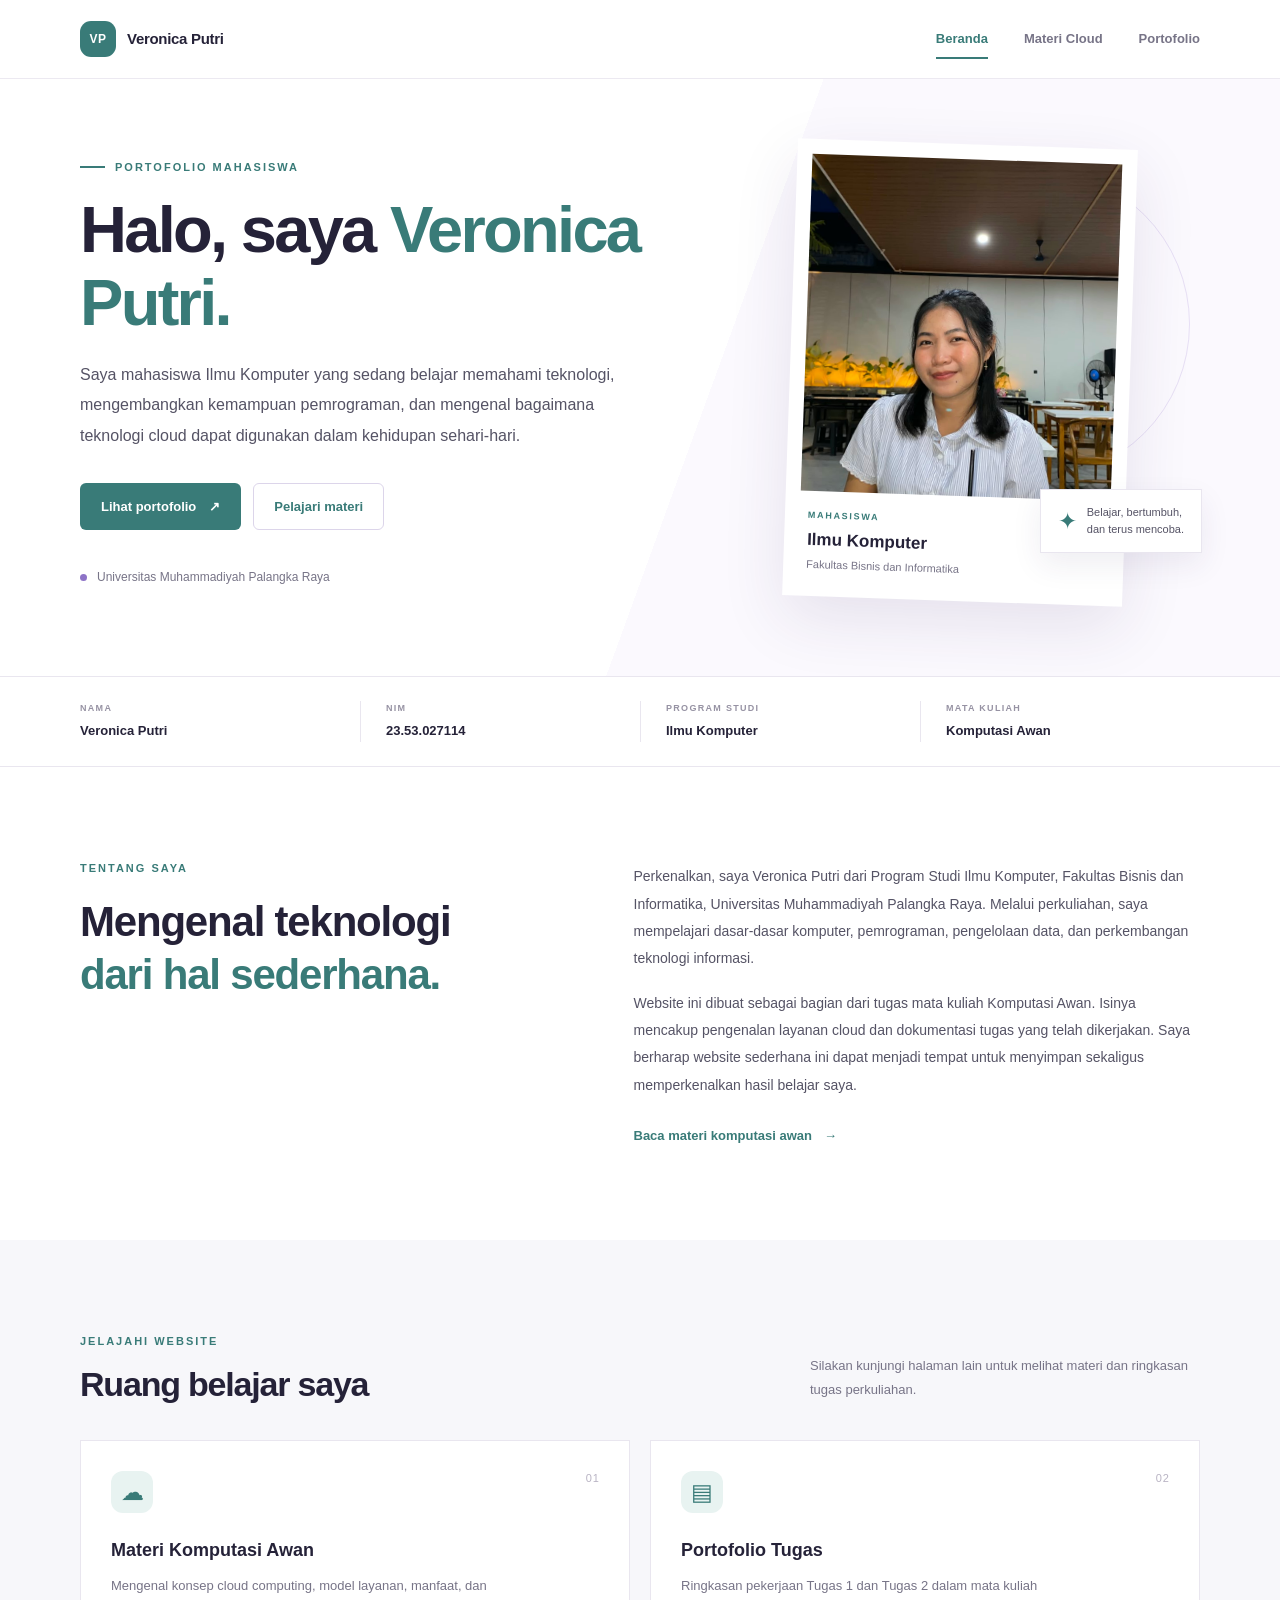
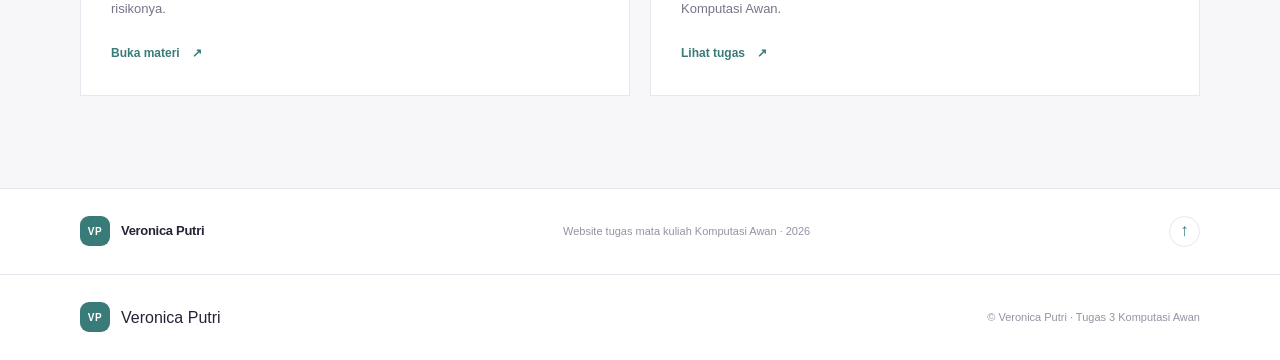
<file: index.html>
<!DOCTYPE html>
<html lang="id">
<head>
  <meta charset="UTF-8">
  <meta name="viewport" content="width=device-width, initial-scale=1.0">
  <meta name="description" content="Website pribadi Veronica Putri, mahasiswa Ilmu Komputer Universitas Muhammadiyah Palangka Raya.">
  <meta name="theme-color" content="#6541B5">
  <title>Veronica Putri | Beranda</title>
  <link rel="icon" href="assets/images/vero.jpeg">
  <link rel="stylesheet" href="assets/css/style.css">
  <script src="assets/js/script.js" defer></script>
</head>
<body>
  <header class="site-header">
    <div class="container header-inner">
      <a class="brand" href="index.html" aria-label="Veronica Putri, halaman beranda">
        <span class="brand-mark">VP</span>
        <span class="brand-name">Veronica Putri</span>
      </a>
      <button class="menu-toggle" type="button" aria-label="Buka menu navigasi" aria-expanded="false" aria-controls="main-nav">
        <span></span><span></span><span></span>
      </button>
      <nav class="main-nav" id="main-nav" aria-label="Navigasi utama">
        <a class="nav-link active" href="index.html" aria-current="page">Beranda</a>
        <a class="nav-link" href="materi.html">Materi Cloud</a>
        <a class="nav-link" href="portofolio.html">Portofolio</a>
      </nav>
    </div>
  </header>

  <main>
    <section class="hero-section">
      <div class="container hero-grid">
        <div class="hero-copy">
          <p class="eyebrow"><span class="eyebrow-line"></span> PORTOFOLIO MAHASISWA</p>
          <h1>Halo, saya <span class="text-purple">Veronica Putri.</span></h1>
          <p class="hero-description">Saya mahasiswa Ilmu Komputer yang sedang belajar memahami teknologi, mengembangkan kemampuan pemrograman, dan mengenal bagaimana teknologi cloud dapat digunakan dalam kehidupan sehari-hari.</p>
          <div class="hero-actions">
            <a class="button button-primary" href="portofolio.html">Lihat portofolio <span aria-hidden="true">↗</span></a>
            <a class="button button-outline" href="materi.html">Pelajari materi</a>
          </div>
          <div class="hero-meta">
            <span class="meta-dot"></span>
            <span>Universitas Muhammadiyah Palangka Raya</span>
          </div>
        </div>
        <div class="hero-visual">
          <div class="portrait-frame">
            <img src="assets/images/vero.jpeg" alt="Ilustrasi profil berinisial VP sebagai gambar sementara">
            <div class="portrait-caption">
              <span class="caption-label">MAHASISWA</span>
              <strong>Ilmu Komputer</strong>
              <span>Fakultas Bisnis dan Informatika</span>
            </div>
          </div>
          <div class="floating-note"><span class="note-icon">✦</span><span>Belajar, bertumbuh,<br>dan terus mencoba.</span></div>
          <div class="decorative-circle" aria-hidden="true"></div>
        </div>
      </div>
    </section>

    <section class="identity-strip" aria-label="Informasi akademik">
      <div class="container identity-grid">
        <div><span class="info-label">NAMA</span><strong>Veronica Putri</strong></div>
        <div><span class="info-label">NIM</span><strong>23.53.027114</strong></div>
        <div><span class="info-label">PROGRAM STUDI</span><strong>Ilmu Komputer</strong></div>
        <div><span class="info-label">MATA KULIAH</span><strong>Komputasi Awan</strong></div>
      </div>
    </section>

    <section class="section section-about">
      <div class="container about-grid">
        <div>
          <p class="eyebrow">TENTANG SAYA</p>
          <h2>Mengenal teknologi<br><span class="text-purple">dari hal sederhana.</span></h2>
        </div>
        <div class="about-copy">
          <p>Perkenalkan, saya Veronica Putri dari Program Studi Ilmu Komputer, Fakultas Bisnis dan Informatika, Universitas Muhammadiyah Palangka Raya. Melalui perkuliahan, saya mempelajari dasar-dasar komputer, pemrograman, pengelolaan data, dan perkembangan teknologi informasi.</p>
          <p>Website ini dibuat sebagai bagian dari tugas mata kuliah Komputasi Awan. Isinya mencakup pengenalan layanan cloud dan dokumentasi tugas yang telah dikerjakan. Saya berharap website sederhana ini dapat menjadi tempat untuk menyimpan sekaligus memperkenalkan hasil belajar saya.</p>
          <a class="text-link" href="materi.html">Baca materi komputasi awan <span aria-hidden="true">→</span></a>
        </div>
      </div>
    </section>

    <section class="section section-highlight">
      <div class="container">
        <div class="section-heading">
          <div><p class="eyebrow">JELAJAHI WEBSITE</p><h2>Ruang belajar saya</h2></div>
          <p class="section-intro">Silakan kunjungi halaman lain untuk melihat materi dan ringkasan tugas perkuliahan.</p>
        </div>
        <div class="feature-grid">
          <a class="feature-card" href="materi.html">
            <span class="feature-number">01</span><span class="feature-icon" aria-hidden="true">☁</span>
            <h3>Materi Komputasi Awan</h3>
            <p>Mengenal konsep cloud computing, model layanan, manfaat, dan risikonya.</p>
            <span class="card-link">Buka materi <span aria-hidden="true">↗</span></span>
          </a>
          <a class="feature-card" href="portofolio.html">
            <span class="feature-number">02</span><span class="feature-icon" aria-hidden="true">▤</span>
            <h3>Portofolio Tugas</h3>
            <p>Ringkasan pekerjaan Tugas 1 dan Tugas 2 dalam mata kuliah Komputasi Awan.</p>
            <span class="card-link">Lihat tugas <span aria-hidden="true">↗</span></span>
          </a>
        </div>
      </div>
    </section>
  </main>

  <footer class="site-footer">
    <div class="container footer-inner">
      <a class="brand footer-brand" href="index.html"><span class="brand-mark">VP</span><span class="brand-name">Veronica Putri</span></a>
      <p>Website tugas mata kuliah Komputasi Awan · 2026</p>
      <a class="back-top" href="#top" aria-label="Kembali ke atas">↑</a>
    </div>
  </footer>
</body>
</html>

  <footer class="site-footer"><div class="container footer-inner"><a class="brand footer-brand" href="index.html"><span class="brand-mark">VP</span><span>Veronica Putri</span></a><p>© <span id="year"></span> Veronica Putri · Tugas 3 Komputasi Awan</p></div></footer>
</body>
</html>
</file>
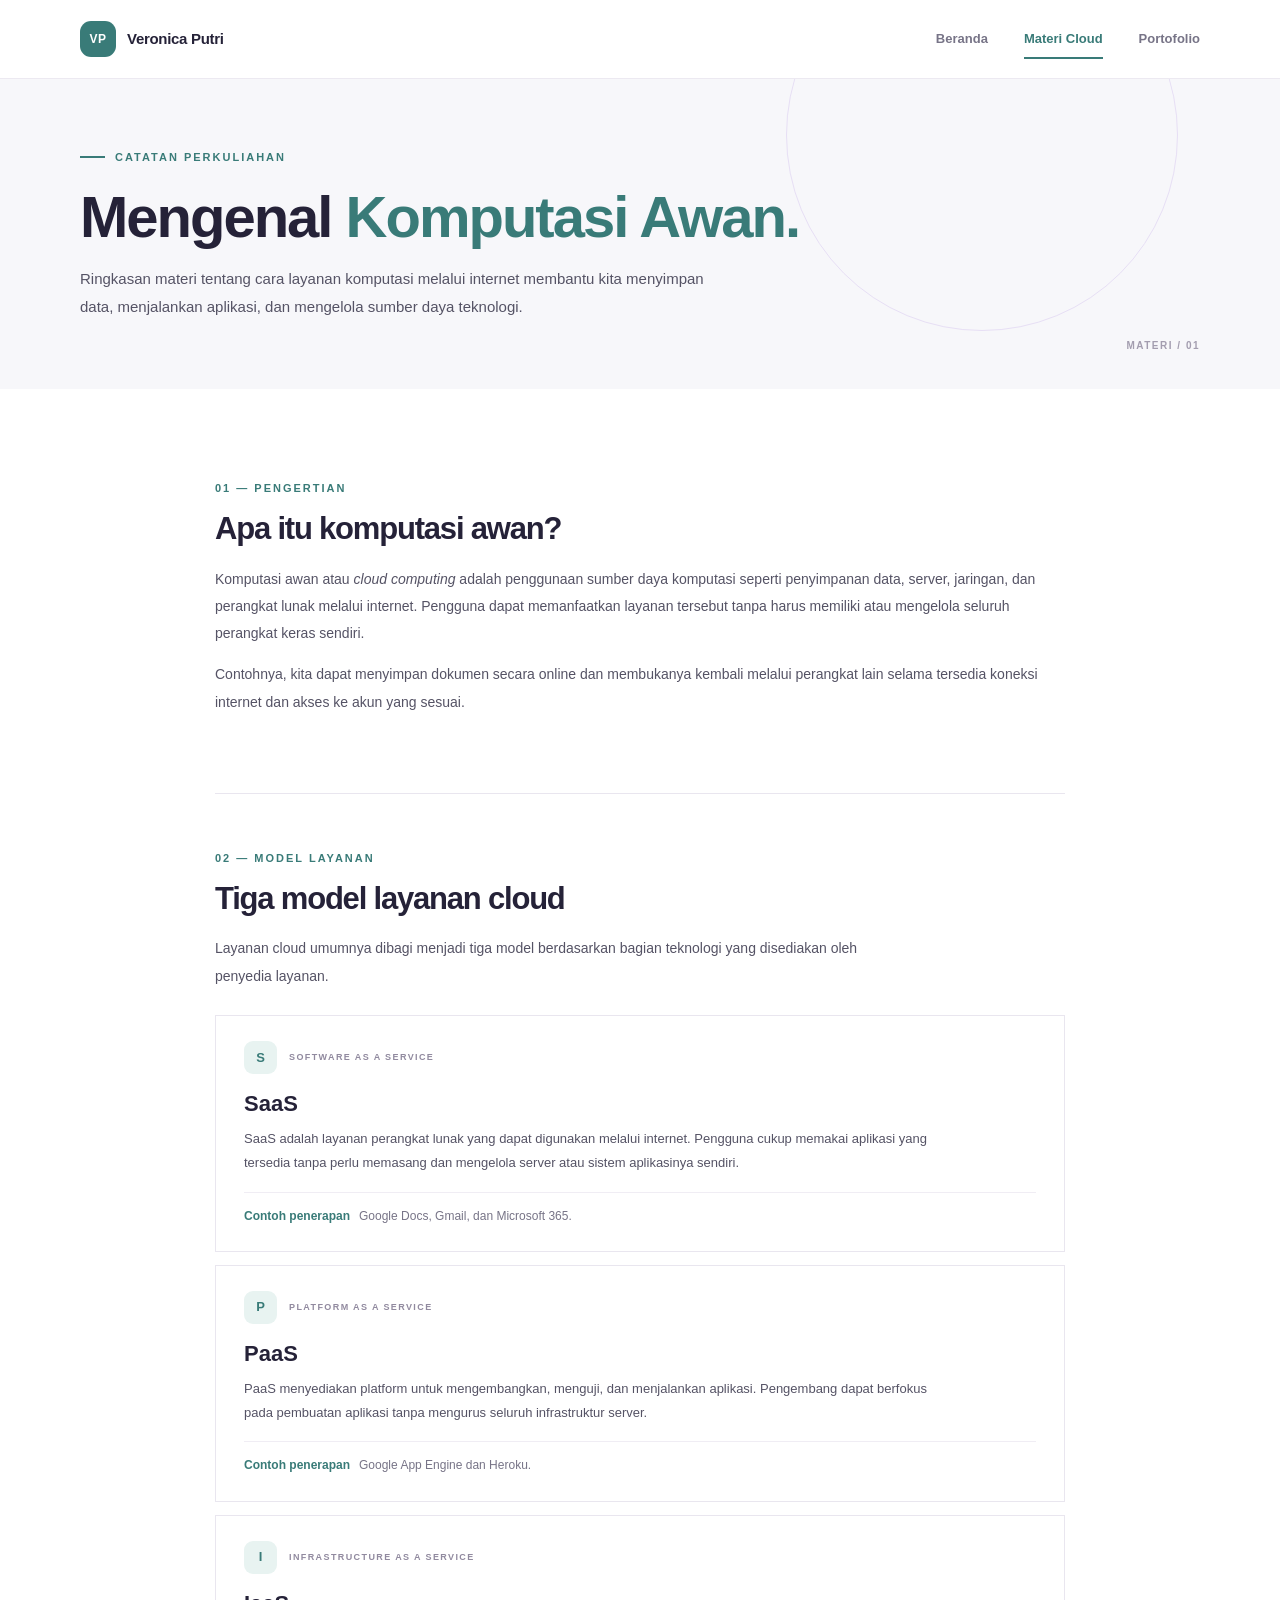
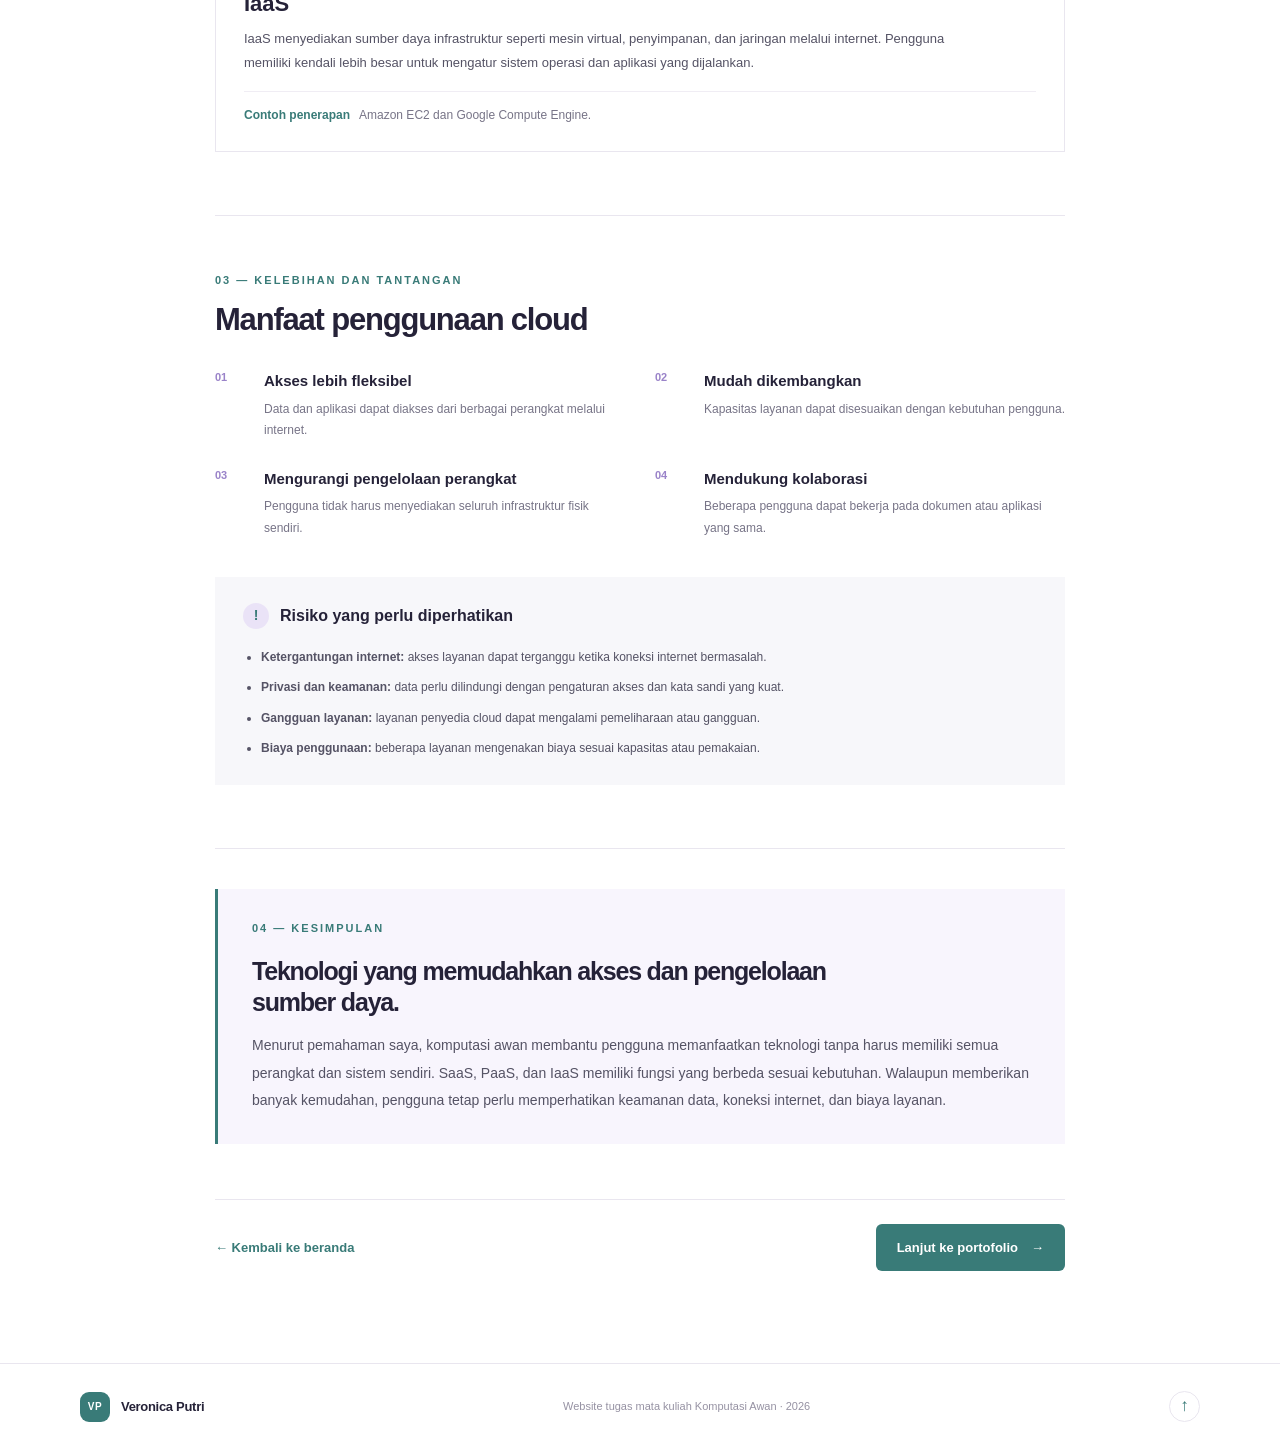
<file: materi.html>
<!DOCTYPE html>
<html lang="id">
<head>
  <meta charset="UTF-8">
  <meta name="viewport" content="width=device-width, initial-scale=1.0">
  <meta name="description" content="Materi pengenalan komputasi awan, SaaS, PaaS, IaaS, manfaat, dan risiko.">
  <meta name="theme-color" content="#6541B5">
  <title>Materi Komputasi Awan | Veronica Putri</title>
  <link rel="icon" href="assets/images/profil.svg" type="image/svg+xml">
  <link rel="stylesheet" href="assets/css/style.css">
  <script src="assets/js/script.js" defer></script>
</head>
<body>
  <header class="site-header">
    <div class="container header-inner">
      <a class="brand" href="index.html" aria-label="Veronica Putri, halaman beranda"><span class="brand-mark">VP</span><span class="brand-name">Veronica Putri</span></a>
      <button class="menu-toggle" type="button" aria-label="Buka menu navigasi" aria-expanded="false" aria-controls="main-nav"><span></span><span></span><span></span></button>
      <nav class="main-nav" id="main-nav" aria-label="Navigasi utama">
        <a class="nav-link" href="index.html">Beranda</a>
        <a class="nav-link active" href="materi.html" aria-current="page">Materi Cloud</a>
        <a class="nav-link" href="portofolio.html">Portofolio</a>
      </nav>
    </div>
  </header>

  <main>
    <section class="page-hero">
      <div class="container page-hero-inner">
        <p class="eyebrow"><span class="eyebrow-line"></span> CATATAN PERKULIAHAN</p>
        <h1>Mengenal <span class="text-purple">Komputasi Awan.</span></h1>
        <p>Ringkasan materi tentang cara layanan komputasi melalui internet membantu kita menyimpan data, menjalankan aplikasi, dan mengelola sumber daya teknologi.</p>
        <span class="page-index">MATERI / 01</span>
      </div>
    </section>

    <section class="section content-section">
      <div class="container narrow-container">
        <article class="content-block intro-block">
          <p class="eyebrow">01 — PENGERTIAN</p>
          <h2>Apa itu komputasi awan?</h2>
          <p>Komputasi awan atau <em>cloud computing</em> adalah penggunaan sumber daya komputasi seperti penyimpanan data, server, jaringan, dan perangkat lunak melalui internet. Pengguna dapat memanfaatkan layanan tersebut tanpa harus memiliki atau mengelola seluruh perangkat keras sendiri.</p>
          <p>Contohnya, kita dapat menyimpan dokumen secara online dan membukanya kembali melalui perangkat lain selama tersedia koneksi internet dan akses ke akun yang sesuai.</p>
        </article>

        <div class="content-divider"></div>
        <section class="content-block">
          <p class="eyebrow">02 — MODEL LAYANAN</p>
          <h2>Tiga model layanan cloud</h2>
          <p class="section-lead">Layanan cloud umumnya dibagi menjadi tiga model berdasarkan bagian teknologi yang disediakan oleh penyedia layanan.</p>
          <div class="service-list">
            <article class="service-card">
              <div class="service-top"><span class="service-symbol">S</span><span class="service-label">SOFTWARE AS A SERVICE</span></div>
              <h3>SaaS</h3>
              <p>SaaS adalah layanan perangkat lunak yang dapat digunakan melalui internet. Pengguna cukup memakai aplikasi yang tersedia tanpa perlu memasang dan mengelola server atau sistem aplikasinya sendiri.</p>
              <div class="example-line"><strong>Contoh penerapan</strong><span>Google Docs, Gmail, dan Microsoft 365.</span></div>
            </article>
            <article class="service-card">
              <div class="service-top"><span class="service-symbol">P</span><span class="service-label">PLATFORM AS A SERVICE</span></div>
              <h3>PaaS</h3>
              <p>PaaS menyediakan platform untuk mengembangkan, menguji, dan menjalankan aplikasi. Pengembang dapat berfokus pada pembuatan aplikasi tanpa mengurus seluruh infrastruktur server.</p>
              <div class="example-line"><strong>Contoh penerapan</strong><span>Google App Engine dan Heroku.</span></div>
            </article>
            <article class="service-card">
              <div class="service-top"><span class="service-symbol">I</span><span class="service-label">INFRASTRUCTURE AS A SERVICE</span></div>
              <h3>IaaS</h3>
              <p>IaaS menyediakan sumber daya infrastruktur seperti mesin virtual, penyimpanan, dan jaringan melalui internet. Pengguna memiliki kendali lebih besar untuk mengatur sistem operasi dan aplikasi yang dijalankan.</p>
              <div class="example-line"><strong>Contoh penerapan</strong><span>Amazon EC2 dan Google Compute Engine.</span></div>
            </article>
          </div>
        </section>

        <div class="content-divider"></div>
        <section class="content-block">
          <p class="eyebrow">03 — KELEBIHAN DAN TANTANGAN</p>
          <h2>Manfaat penggunaan cloud</h2>
          <div class="benefit-grid">
            <div class="benefit-item"><span class="benefit-mark">01</span><div><h3>Akses lebih fleksibel</h3><p>Data dan aplikasi dapat diakses dari berbagai perangkat melalui internet.</p></div></div>
            <div class="benefit-item"><span class="benefit-mark">02</span><div><h3>Mudah dikembangkan</h3><p>Kapasitas layanan dapat disesuaikan dengan kebutuhan pengguna.</p></div></div>
            <div class="benefit-item"><span class="benefit-mark">03</span><div><h3>Mengurangi pengelolaan perangkat</h3><p>Pengguna tidak harus menyediakan seluruh infrastruktur fisik sendiri.</p></div></div>
            <div class="benefit-item"><span class="benefit-mark">04</span><div><h3>Mendukung kolaborasi</h3><p>Beberapa pengguna dapat bekerja pada dokumen atau aplikasi yang sama.</p></div></div>
          </div>
          <div class="risk-panel">
            <div class="risk-heading"><span class="risk-icon">!</span><h3>Risiko yang perlu diperhatikan</h3></div>
            <ul>
              <li><strong>Ketergantungan internet:</strong> akses layanan dapat terganggu ketika koneksi internet bermasalah.</li>
              <li><strong>Privasi dan keamanan:</strong> data perlu dilindungi dengan pengaturan akses dan kata sandi yang kuat.</li>
              <li><strong>Gangguan layanan:</strong> layanan penyedia cloud dapat mengalami pemeliharaan atau gangguan.</li>
              <li><strong>Biaya penggunaan:</strong> beberapa layanan mengenakan biaya sesuai kapasitas atau pemakaian.</li>
            </ul>
          </div>
        </section>

        <div class="content-divider"></div>
        <section class="conclusion-panel">
          <p class="eyebrow">04 — KESIMPULAN</p>
          <h2>Teknologi yang memudahkan akses dan pengelolaan sumber daya.</h2>
          <p>Menurut pemahaman saya, komputasi awan membantu pengguna memanfaatkan teknologi tanpa harus memiliki semua perangkat dan sistem sendiri. SaaS, PaaS, dan IaaS memiliki fungsi yang berbeda sesuai kebutuhan. Walaupun memberikan banyak kemudahan, pengguna tetap perlu memperhatikan keamanan data, koneksi internet, dan biaya layanan.</p>
        </section>
        <div class="page-bottom-nav"><a class="text-link" href="index.html">← Kembali ke beranda</a><a class="button button-primary" href="portofolio.html">Lanjut ke portofolio <span aria-hidden="true">→</span></a></div>
      </div>
    </section>
  </main>

  <footer class="site-footer"><div class="container footer-inner"><a class="brand footer-brand" href="index.html"><span class="brand-mark">VP</span><span class="brand-name">Veronica Putri</span></a><p>Website tugas mata kuliah Komputasi Awan · 2026</p><a class="back-top" href="#top" aria-label="Kembali ke atas">↑</a></div></footer>
</body>
</html>

</html>
</file>
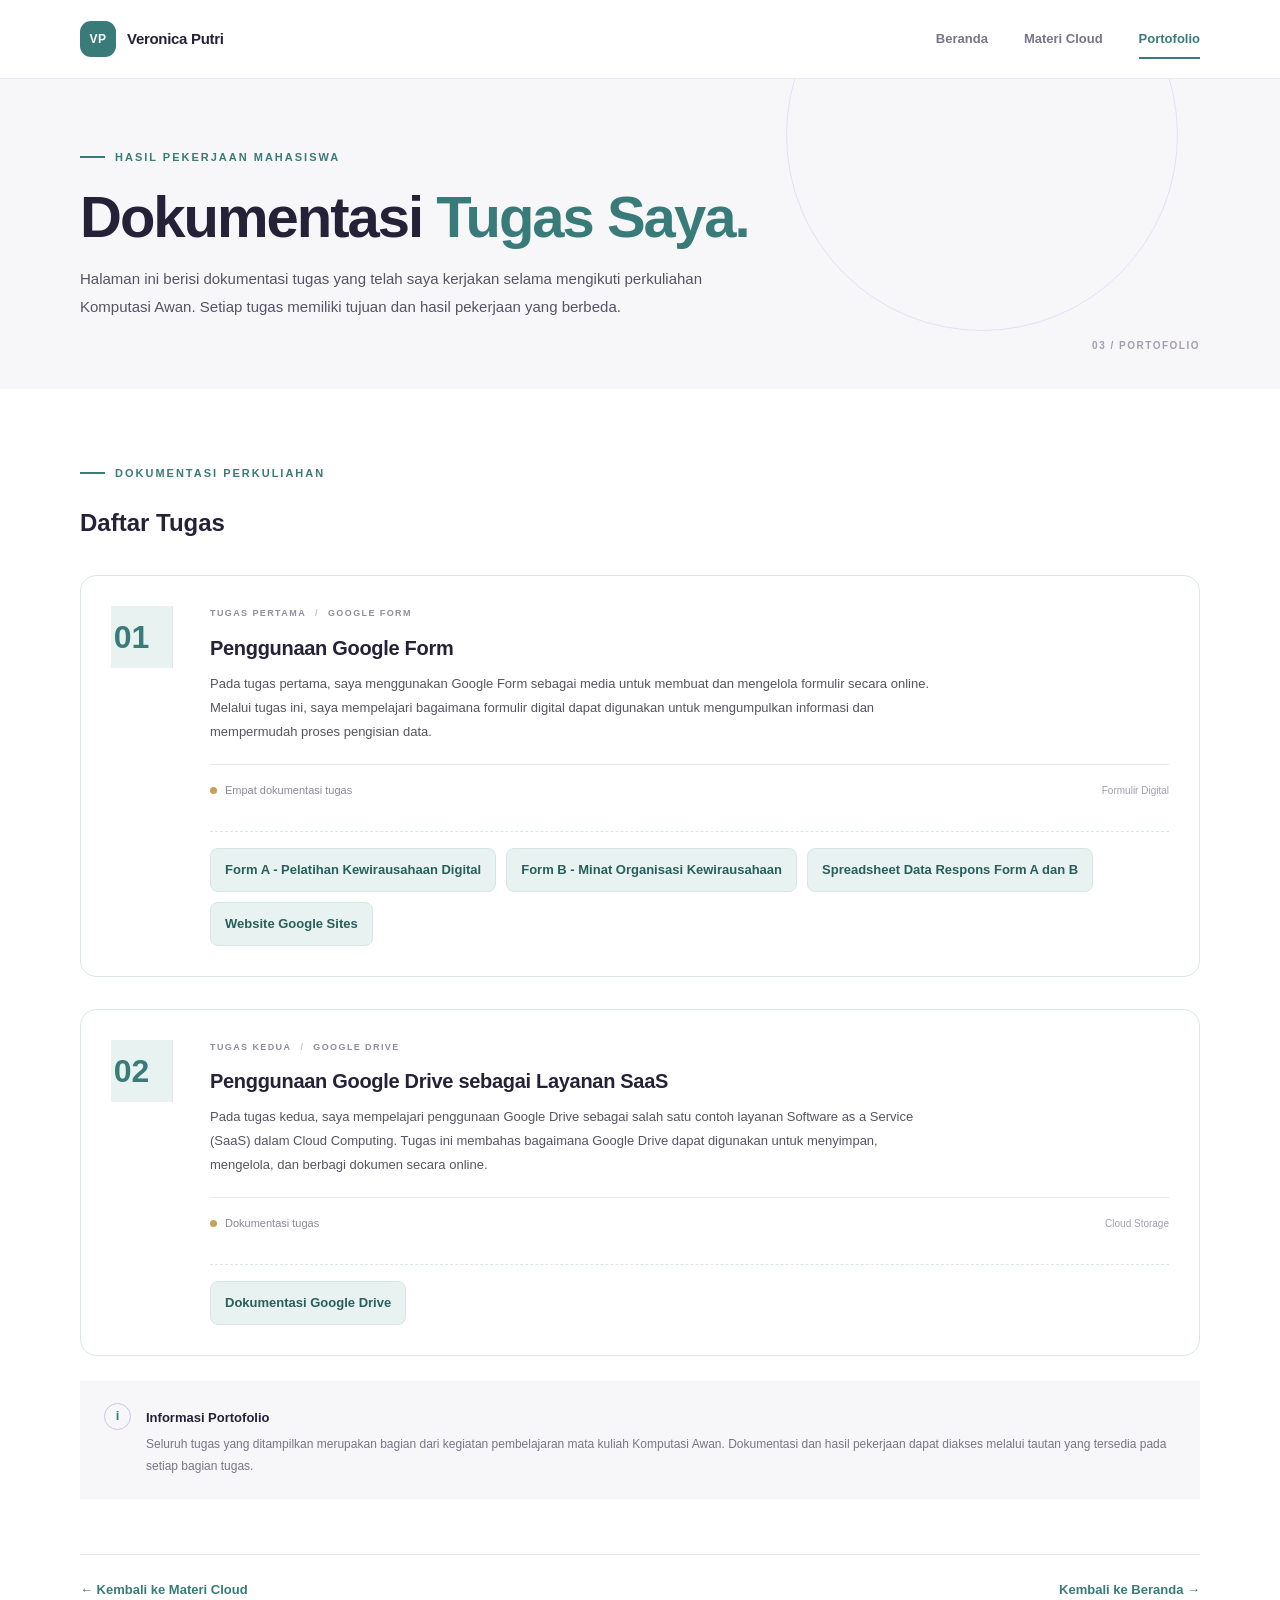
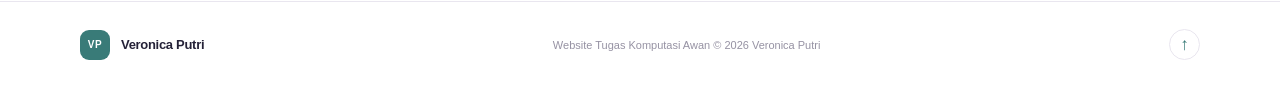
<file: portofolio.html>
<!DOCTYPE html>
<html lang="id">
<head>
    <meta charset="UTF-8">
    <meta name="viewport" content="width=device-width, initial-scale=1.0">

    <meta name="description" content="Portofolio tugas Veronica Putri, mahasiswa Ilmu Komputer Universitas Muhammadiyah Palangka Raya.">

    <title>Portofolio Tugas | Veronica Putri</title>

    <!-- Menghubungkan file CSS -->
    <link rel="stylesheet" href="assets/css/style.css">

    <!-- Menghubungkan JavaScript -->
    <script src="assets/js/script.js" defer></script>
</head>

<body>

    <!-- HEADER DAN NAVIGASI -->
    <header class="site-header">
        <div class="container header-inner">

            <a href="index.html" class="brand">
                <span class="brand-mark">VP</span>
                <span class="brand-name">Veronica Putri</span>
            </a>

            <button class="menu-toggle" type="button"
                aria-label="Buka menu navigasi"
                aria-expanded="false"
                aria-controls="main-nav">
                <span></span>
                <span></span>
                <span></span>
            </button>

            <nav class="main-nav" id="main-nav">
                <a href="index.html" class="nav-link">Beranda</a>
                <a href="materi.html" class="nav-link">Materi Cloud</a>
                <a href="portofolio.html" class="nav-link active"
                   aria-current="page">Portofolio</a>
            </nav>

        </div>
    </header>


    <!-- BAGIAN JUDUL HALAMAN -->
    <section class="page-hero">
        <div class="container page-hero-inner">

            <p class="eyebrow">
                <span class="eyebrow-line"></span>
                HASIL PEKERJAAN MAHASISWA
            </p>

            <h1>
                Dokumentasi
                <span class="text-purple">Tugas Saya.</span>
            </h1>

            <p>
                Halaman ini berisi dokumentasi tugas yang telah saya
                kerjakan selama mengikuti perkuliahan Komputasi Awan.
                Setiap tugas memiliki tujuan dan hasil pekerjaan
                yang berbeda.
            </p>

            <span class="page-index">03 / PORTOFOLIO</span>

        </div>
    </section>


    <!-- DAFTAR PORTOFOLIO -->
    <main class="container portfolio-section">

        <div class="portfolio-heading">

            <p class="eyebrow">
                <span class="eyebrow-line"></span>
                DOKUMENTASI PERKULIAHAN
            </p>

            <h2>Daftar Tugas</h2>

        </div>


        <div class="project-list">

            <!-- ================================= -->
            <!-- TUGAS 1: PENGGUNAAN GOOGLE FORM -->
            <!-- ================================= -->

            <article class="project-card">

                <div class="project-index">
                    01
                </div>

                <div class="project-content">

                    <div class="project-meta">
                        <span>TUGAS PERTAMA</span>
                        <span class="meta-separator">/</span>
                        <span>GOOGLE FORM</span>
                    </div>

                    <h3>Penggunaan Google Form</h3>

                    <p>
                        Pada tugas pertama, saya menggunakan Google Form
                        sebagai media untuk membuat dan mengelola formulir
                        secara online. Melalui tugas ini, saya mempelajari
                        bagaimana formulir digital dapat digunakan untuk
                        mengumpulkan informasi dan mempermudah proses
                        pengisian data.
                    </p>

                    <div class="project-footer">

                        <span class="pending-link">
                            <span class="pending-dot"></span>
                            Empat dokumentasi tugas
                        </span>

                        <span class="project-type">
                            Formulir Digital
                        </span>

                    </div>

                    <!-- LINK TUGAS 1 -->
                    <div class="project-links">

                        <!-- FORM A -->
                        <a href="https://docs.google.com/forms/d/e/1FAIpQLSenOSKI9yl_iWVfB7dl2F51tu-uT6FHrxQDMlLx33JKjRlF1g/viewform?usp=publish-editor"
                           target="_blank"
                           rel="noopener noreferrer">
                            Form A - Pelatihan Kewirausahaan Digital
                        </a>

                        <!-- FORM B -->
                        <a href="https://docs.google.com/forms/d/e/1FAIpQLSd8I15b7bMKpBQA7clStYNZcOAQnuRPwxKELEErXYlf_0793w/viewform?usp=sharing&amp;ouid=101484229638061387121"
                           target="_blank"
                           rel="noopener noreferrer">
                            Form B - Minat Organisasi Kewirausahaan
                        </a>

                        <!-- SPREADSHEET -->
                        <a href="https://docs.google.com/spreadsheets/d/11HTVFDaIfE2RTpQpuKzncX6xWauzrCJJwrt7qb7kizc/edit?usp=sharing"
                           target="_blank"
                           rel="noopener noreferrer">
                            Spreadsheet Data Respons Form A dan B
                        </a>

                        <!-- GOOGLE SITES -->
                        <a href="https://sites.google.com/view/veronica-putri-23-53-027114-tu?usp=sharing"
                           target="_blank"
                           rel="noopener noreferrer">
                            Website Google Sites
                        </a>

                    </div>

                </div>

            </article>


            <!-- ================================= -->
            <!-- TUGAS 2: GOOGLE DRIVE -->
            <!-- ================================= -->

            <article class="project-card">

                <div class="project-index">
                    02
                </div>

                <div class="project-content">

                    <div class="project-meta">
                        <span>TUGAS KEDUA</span>
                        <span class="meta-separator">/</span>
                        <span>GOOGLE DRIVE</span>
                    </div>

                    <h3>Penggunaan Google Drive sebagai Layanan SaaS</h3>

                    <p>
                        Pada tugas kedua, saya mempelajari penggunaan
                        Google Drive sebagai salah satu contoh layanan
                        Software as a Service (SaaS) dalam Cloud Computing.
                        Tugas ini membahas bagaimana Google Drive dapat
                        digunakan untuk menyimpan, mengelola, dan berbagi
                        dokumen secara online.
                    </p>

                    <div class="project-footer">

                        <span class="pending-link">
                            <span class="pending-dot"></span>
                            Dokumentasi tugas
                        </span>

                        <span class="project-type">
                            Cloud Storage
                        </span>

                    </div>

                    <!-- LINK TUGAS 2 -->
                    <div class="project-links">

                        <a href="https://drive.google.com/drive/folders/1ClsR1RLeywQzpG29MqcGS7ZkooV6hDqe?usp=sharing"
                           target="_blank"
                           rel="noopener noreferrer">
                            Dokumentasi Google Drive
                        </a>

                    </div>

                </div>

            </article>

        </div>


        <!-- INFORMASI TAMBAHAN -->
        <div class="portfolio-note">

            <div class="note-icon-large">
                i
            </div>

            <div>
                <strong>Informasi Portofolio</strong>

                <p>
                    Seluruh tugas yang ditampilkan merupakan bagian
                    dari kegiatan pembelajaran mata kuliah Komputasi
                    Awan. Dokumentasi dan hasil pekerjaan dapat
                    diakses melalui tautan yang tersedia pada setiap
                    bagian tugas.
                </p>
            </div>

        </div>


        <!-- NAVIGASI BAWAH -->
        <div class="page-bottom-nav">

            <a href="materi.html" class="text-link">
                ← Kembali ke Materi Cloud
            </a>

            <a href="index.html" class="text-link">
                Kembali ke Beranda →
            </a>

        </div>

    </main>


    <!-- FOOTER -->
    <footer class="site-footer">

        <div class="container footer-inner">

            <a href="index.html" class="brand footer-brand">
                <span class="brand-mark">VP</span>
                <span class="brand-name">Veronica Putri</span>
            </a>

            <p>
                Website Tugas Komputasi Awan
                &copy; 2026 Veronica Putri
            </p>

            <a href="#" class="back-top" aria-label="Kembali ke atas">
                ↑
            </a>

        </div>

    </footer>

</body>
</html>
</file>
<file: assets/css/style.css>
@import url('https://fonts.googleapis.com/css2?family=DM+Sans:wght@400;500;600;700&family=Manrope:wght@400;500;600;700;800&display=swap');

/* ==============================
   Dasar tampilan dan warna website
   ============================== */
:root {
  --purple: #397B78;
  --purple-dark: #285E5B;
  --soft-purple: #E8F3F1;
  --white: #FFFFFF;
  --navy: #252238;
  --gray: #F7F7FA;
  --muted: #777487;
  --line: #E9E6EF;
  --body: #555365;
  --container: 1120px;
}
* { box-sizing: border-box; }
html { scroll-behavior: smooth; }
body {
  margin: 0;
  background: var(--white);
  color: var(--navy);
  font-family: "Segoe UI", Arial, sans-serif;
  font-size: 16px;
  line-height: 1.7;
  -webkit-font-smoothing: antialiased;
}
img { display: block; max-width: 100%; }
a { color: inherit; text-decoration: none; }
button { font: inherit; }
.container { width: min(var(--container), calc(100% - 48px)); margin-inline: auto; }
.text-purple { color: var(--purple); }
.eyebrow {
  display: flex; align-items: center; gap: 10px;
  margin: 0 0 18px; color: var(--purple);
  font-size: 11px; font-weight: 750; letter-spacing: 2px;
}
.eyebrow-line { width: 25px; height: 2px; background: var(--purple); }

/* Header dan navigasi */
.site-header {
  position: sticky; top: 0; z-index: 20;
  background: rgba(255,255,255,.96);
  border-bottom: 1px solid rgba(233,230,239,.85);
  backdrop-filter: blur(12px);
}
.header-inner { min-height: 78px; display: flex; align-items: center; justify-content: space-between; }
.brand { display: inline-flex; align-items: center; gap: 11px; }
.brand-mark {
  display: grid; place-items: center; width: 36px; height: 36px;
  border-radius: 11px; background: var(--purple); color: white;
  font-size: 12px; font-weight: 800; letter-spacing: .5px;
}
.brand-name { color: var(--navy); font-size: 15px; font-weight: 700; letter-spacing: -.3px; }
.main-nav { display: flex; align-items: center; gap: 36px; }
.nav-link { position: relative; padding: 28px 0; color: #777487; font-size: 13px; font-weight: 600; transition: color .2s ease; }
.nav-link:hover, .nav-link.active { color: var(--purple); }
.nav-link.active::after { position: absolute; right: 0; bottom: 19px; left: 0; height: 2px; background: var(--purple); content: ""; }
.menu-toggle { display: none; border: 0; background: transparent; padding: 8px; cursor: pointer; }
.menu-toggle span { display: block; width: 22px; height: 2px; margin: 5px; background: var(--navy); }

/* Beranda */
.hero-section { overflow: hidden; background: linear-gradient(110deg, #fff 55%, #FBF9FE 55%); }
.hero-grid { min-height: 570px; display: grid; grid-template-columns: 1.1fr .9fr; align-items: center; gap: 55px; padding-block: 65px 75px; }
.hero-copy { max-width: 610px; }
.hero-copy h1 { max-width: 580px; margin: 0 0 20px; font-size: clamp(42px, 5.1vw, 65px); line-height: 1.12; letter-spacing: -2.7px; font-weight: 750; }
.hero-description { max-width: 560px; margin: 0; color: var(--body); font-size: 16px; line-height: 1.9; }
.hero-actions { display: flex; flex-wrap: wrap; gap: 12px; margin-top: 32px; }
.button { display: inline-flex; align-items: center; justify-content: center; gap: 13px; min-height: 47px; padding: 0 20px; border: 1px solid transparent; border-radius: 6px; font-size: 13px; font-weight: 650; transition: transform .2s ease, background .2s ease; }
.button:hover { transform: translateY(-2px); }
.button-primary { background: var(--purple); color: white; }
.button-primary:hover { background: var(--purple-dark); }
.button-outline { border-color: #DCD5EA; color: var(--purple); background: white; }
.button-outline:hover { background: var(--soft-purple); }
.hero-meta { display: flex; align-items: center; gap: 10px; margin-top: 37px; color: var(--muted); font-size: 12px; }
.meta-dot { width: 7px; height: 7px; border-radius: 50%; background: #8D73C7; }
.hero-visual { position: relative; display: flex; justify-content: center; align-items: center; min-height: 410px; }
.portrait-frame { position: relative; z-index: 1; width: min(340px, 82%); padding: 15px; background: white; box-shadow: 0 22px 65px rgba(54,38,91,.11); transform: rotate(2deg); }
.portrait-frame img { width: 100%; aspect-ratio: 4 / 4.35; object-fit: cover; background: var(--soft-purple); }
.portrait-caption { display: flex; flex-direction: column; padding: 17px 8px 7px; }
.caption-label { color: var(--purple); font-size: 9px; font-weight: 800; letter-spacing: 1.7px; }
.portrait-caption strong { margin-top: 3px; font-size: 17px; }
.portrait-caption > span:last-child { color: var(--muted); font-size: 11px; }
.floating-note { position: absolute; z-index: 2; right: -2px; bottom: 48px; display: flex; align-items: center; gap: 10px; padding: 14px 17px; border: 1px solid var(--line); background: white; box-shadow: 0 12px 30px rgba(54,38,91,.08); color: var(--body); font-size: 11px; line-height: 1.5; }
.note-icon { color: var(--purple); font-size: 23px; }
.decorative-circle { position: absolute; top: 25px; right: 10px; width: 310px; height: 310px; border: 1px solid #E7DFF5; border-radius: 50%; }
.identity-strip { border-block: 1px solid var(--line); background: white; }
.identity-grid { display: grid; grid-template-columns: repeat(4, 1fr); padding-block: 24px; }
.identity-grid > div { display: flex; flex-direction: column; gap: 4px; padding-left: 25px; border-left: 1px solid var(--line); }
.identity-grid > div:first-child { padding-left: 0; border-left: 0; }
.info-label { color: #9692A3; font-size: 9px; font-weight: 750; letter-spacing: 1.3px; }
.identity-grid strong { font-size: 13px; font-weight: 650; }
.section { padding-block: 92px; }
.about-grid { display: grid; grid-template-columns: .9fr 1.1fr; gap: 90px; }
.section h2, .content-block h2 { margin: 0; color: var(--navy); font-size: clamp(30px, 3.5vw, 42px); line-height: 1.25; letter-spacing: -1.2px; }
.about-copy { padding-top: 4px; }
.about-copy p { margin: 0 0 17px; color: var(--body); font-size: 14px; line-height: 1.95; }
.text-link { display: inline-flex; align-items: center; gap: 12px; margin-top: 9px; color: var(--purple); font-size: 13px; font-weight: 700; }
.text-link:hover { color: var(--purple-dark); }
.section-highlight { background: var(--gray); }
.section-heading { display: flex; align-items: end; justify-content: space-between; gap: 40px; margin-bottom: 35px; }
.section-heading .eyebrow { margin-bottom: 12px; }
.section-heading h2 { font-size: 34px; }
.section-intro { max-width: 390px; margin: 0 0 4px; color: var(--muted); font-size: 13px; line-height: 1.8; }
.feature-grid { display: grid; grid-template-columns: repeat(2, 1fr); gap: 20px; }
.feature-card { position: relative; min-height: 245px; padding: 30px; border: 1px solid var(--line); background: white; transition: border .2s ease, transform .2s ease, box-shadow .2s ease; }
.feature-card:hover { transform: translateY(-4px); border-color: #CBBBE9; box-shadow: 0 14px 35px rgba(54,38,91,.06); }
.feature-number { position: absolute; top: 28px; right: 29px; color: #B8B3C3; font-size: 11px; letter-spacing: 1px; }
.feature-icon { display: grid; place-items: center; width: 42px; height: 42px; margin-bottom: 22px; border-radius: 12px; background: var(--soft-purple); color: var(--purple); font-size: 23px; }
.feature-card h3 { margin: 0 0 8px; font-size: 18px; }
.feature-card p { max-width: 420px; margin: 0; color: var(--muted); font-size: 13px; line-height: 1.8; }
.card-link { display: inline-flex; gap: 12px; margin-top: 22px; color: var(--purple); font-size: 12px; font-weight: 700; }

/* Header halaman materi dan portofolio */
.page-hero { position: relative; overflow: hidden; background: var(--gray); }
.page-hero::after { position: absolute; top: -140px; right: 8%; width: 390px; height: 390px; border: 1px solid #E7DFF5; border-radius: 50%; content: ""; }
.page-hero-inner { position: relative; z-index: 1; min-height: 310px; display: flex; flex-direction: column; justify-content: center; align-items: flex-start; padding-block: 60px; }
.page-hero h1 { max-width: 750px; margin: 0 0 14px; font-size: clamp(39px, 5vw, 58px); line-height: 1.15; letter-spacing: -2px; }
.page-hero-inner > p:not(.eyebrow) { max-width: 650px; margin: 0; color: var(--body); font-size: 15px; line-height: 1.85; }
.page-index { position: absolute; right: 0; bottom: 35px; color: #A39DAF; font-size: 10px; font-weight: 750; letter-spacing: 1.5px; }
.content-section { padding-top: 75px; }
.narrow-container { max-width: 850px; }
.content-block { padding-block: 15px 35px; }
.content-block .eyebrow { margin-bottom: 12px; }
.content-block h2 { margin-bottom: 17px; font-size: 31px; }
.content-block > p:not(.eyebrow), .conclusion-panel > p:not(.eyebrow) { color: var(--body); font-size: 14px; line-height: 1.95; }
.content-divider { height: 1px; margin-block: 28px 40px; background: var(--line); }
.section-lead { max-width: 690px; margin-bottom: 24px; color: var(--muted); font-size: 14px; }
.service-list { display: grid; gap: 13px; margin-top: 25px; }
.service-card { padding: 25px 28px; border: 1px solid var(--line); background: white; }
.service-top { display: flex; align-items: center; gap: 12px; }
.service-symbol { display: grid; place-items: center; width: 33px; height: 33px; border-radius: 9px; background: var(--soft-purple); color: var(--purple); font-size: 13px; font-weight: 800; }
.service-label { color: #918A9F; font-size: 9px; font-weight: 750; letter-spacing: 1.4px; }
.service-card h3 { margin: 11px 0 5px; font-size: 22px; }
.service-card > p { max-width: 710px; margin: 0; color: var(--body); font-size: 13px; line-height: 1.85; }
.example-line { display: flex; flex-wrap: wrap; gap: 9px; margin-top: 16px; padding-top: 13px; border-top: 1px solid #F0EDF4; font-size: 12px; }
.example-line strong { color: var(--purple); }
.example-line span { color: var(--muted); }
.benefit-grid { display: grid; grid-template-columns: repeat(2, 1fr); gap: 24px 30px; margin-top: 28px; }
.benefit-item { display: flex; gap: 15px; }
.benefit-mark { flex: 0 0 34px; color: #9A83C9; font-size: 11px; font-weight: 800; }
.benefit-item h3 { margin: 0 0 5px; font-size: 15px; }
.benefit-item p { margin: 0; color: var(--muted); font-size: 12px; line-height: 1.8; }
.risk-panel { margin-top: 38px; padding: 25px 28px; background: var(--gray); }
.risk-heading { display: flex; align-items: center; gap: 11px; }
.risk-icon { display: grid; place-items: center; width: 26px; height: 26px; border-radius: 50%; background: #EAE3F7; color: var(--purple); font-size: 14px; font-weight: 800; }
.risk-heading h3 { margin: 0; font-size: 16px; }
.risk-panel ul { display: grid; gap: 9px; margin: 17px 0 0; padding-left: 18px; color: var(--body); font-size: 12px; line-height: 1.8; }
.conclusion-panel { margin-top: 20px; padding: 30px 34px; border-left: 3px solid var(--purple); background: #F8F5FD; }
.conclusion-panel h2 { max-width: 650px; margin: 0 0 12px; font-size: 25px; }
.conclusion-panel > p:not(.eyebrow) { margin-bottom: 0; }
.page-bottom-nav { display: flex; align-items: center; justify-content: space-between; gap: 20px; margin-top: 55px; padding-top: 24px; border-top: 1px solid var(--line); }
.page-bottom-nav .text-link { margin: 0; }

/* Portofolio */
.portfolio-section { padding-top: 75px; }
.portfolio-heading { margin-bottom: 32px; }
.project-list { display: grid; gap: 16px; }
.project-card { display: grid; grid-template-columns: 90px 1fr; gap: 24px; padding: 29px; border: 1px solid var(--line); background: white; }
.project-index { display: grid; place-items: center; width: 62px; height: 62px; background: var(--soft-purple); color: var(--purple); font-size: 18px; font-weight: 750; }
.project-meta { display: flex; gap: 9px; color: #928C9F; font-size: 9px; font-weight: 750; letter-spacing: 1.4px; }
.meta-separator { color: #C5BFCE; }
.project-content h3 { margin: 9px 0 7px; font-size: 20px; letter-spacing: -.3px; }
.project-content > p { max-width: 720px; margin: 0; color: var(--body); font-size: 13px; line-height: 1.85; }
.project-footer { display: flex; flex-wrap: wrap; align-items: center; justify-content: space-between; gap: 10px; margin-top: 20px; padding-top: 14px; border-top: 1px solid #F0EDF4; }
.pending-link { display: inline-flex; align-items: center; gap: 8px; color: #8C8797; font-size: 11px; }
.pending-dot { width: 7px; height: 7px; border-radius: 50%; background: #C7A15B; }
.project-type { color: #A39DAF; font-size: 10px; }
.portfolio-note { display: flex; gap: 15px; margin-top: 25px; padding: 22px 24px; background: var(--gray); }
.note-icon-large { display: grid; flex: 0 0 27px; place-items: center; width: 27px; height: 27px; border: 1px solid #CFC3E6; border-radius: 50%; color: var(--purple); font-size: 13px; font-weight: 700; }
.portfolio-note strong { font-size: 13px; }
.portfolio-note p { margin: 4px 0 0; color: var(--muted); font-size: 12px; line-height: 1.8; }

/* Footer */
.site-footer { border-top: 1px solid var(--line); background: white; }
.footer-inner { display: flex; align-items: center; justify-content: space-between; min-height: 85px; gap: 20px; }
.footer-brand .brand-mark { width: 30px; height: 30px; border-radius: 9px; font-size: 10px; }
.footer-brand .brand-name { font-size: 13px; }
.footer-inner > p { margin: 0; color: #9692A3; font-size: 11px; }
.back-top { display: grid; place-items: center; width: 31px; height: 31px; border: 1px solid var(--line); border-radius: 50%; color: var(--purple); font-size: 17px; }

/* Penyesuaian untuk tablet dan ponsel */
@media (max-width: 800px) {
  .hero-grid { min-height: auto; grid-template-columns: 1fr .8fr; gap: 25px; padding-block: 65px; }
  .hero-copy h1 { font-size: 47px; }
  .hero-visual { min-height: 340px; }
  .portrait-frame { width: min(290px, 90%); }
  .floating-note { right: -10px; bottom: 22px; }
  .about-grid { gap: 45px; }
  .section { padding-block: 72px; }
}
@media (max-width: 620px) {
  .container { width: min(100% - 36px, var(--container)); }
  .header-inner { min-height: 68px; }
  .menu-toggle { display: block; }
  .main-nav { position: absolute; top: 68px; right: 0; left: 0; display: none; flex-direction: column; align-items: stretch; gap: 0; padding: 8px 18px 15px; border-bottom: 1px solid var(--line); background: white; box-shadow: 0 12px 18px rgba(37,34,56,.06); }
  .main-nav.is-open { display: flex; }
  .nav-link { padding: 12px 5px; }
  .nav-link.active::after { right: auto; bottom: 6px; width: 28px; }
  .hero-section { background: linear-gradient(180deg, white 58%, #FBF9FE 58%); }
  .hero-grid { grid-template-columns: 1fr; gap: 22px; padding-block: 55px 48px; }
  .hero-copy h1 { font-size: clamp(39px, 11vw, 51px); letter-spacing: -1.8px; }
  .hero-description { font-size: 14px; }
  .hero-visual { min-height: 360px; }
  .portrait-frame { width: min(280px, 75%); }
  .decorative-circle { right: 5%; width: 270px; height: 270px; }
  .floating-note { right: 2%; bottom: 25px; }
  .identity-grid { grid-template-columns: repeat(2, 1fr); gap: 20px 10px; padding-block: 22px; }
  .identity-grid > div { padding-left: 14px; }
  .identity-grid > div:nth-child(odd) { padding-left: 0; border-left: 0; }
  .identity-grid strong { font-size: 12px; }
  .section { padding-block: 58px; }
  .about-grid { grid-template-columns: 1fr; gap: 23px; }
  .section h2 { font-size: 32px; }
  .section-heading { display: block; }
  .section-heading h2 { font-size: 30px; }
  .section-intro { margin-top: 13px; }
  .feature-grid { grid-template-columns: 1fr; }
  .feature-card { min-height: 220px; padding: 25px; }
  .page-hero-inner { min-height: 285px; padding-block: 45px; }
  .page-hero h1 { font-size: 40px; letter-spacing: -1.5px; }
  .page-hero-inner > p:not(.eyebrow) { font-size: 13px; }
  .page-index { bottom: 15px; font-size: 9px; }
  .content-section, .portfolio-section { padding-top: 48px; }
  .content-block h2 { font-size: 27px; }
  .service-card { padding: 21px; }
  .benefit-grid { grid-template-columns: 1fr; gap: 20px; }
  .risk-panel { padding: 21px; }
  .conclusion-panel { padding: 24px; }
  .conclusion-panel h2 { font-size: 22px; }
  .page-bottom-nav { align-items: flex-start; flex-direction: column; margin-top: 38px; }
  .project-card { grid-template-columns: 1fr; gap: 17px; padding: 22px; }
  .project-index { width: 48px; height: 48px; font-size: 15px; }
  .project-content h3 { font-size: 18px; }
  .portfolio-note { padding: 18px; }
  .footer-inner { flex-wrap: wrap; justify-content: space-between; padding-block: 19px; }
  .footer-inner > p { order: 3; flex-basis: 100%; }
}
@media (prefers-reduced-motion: reduce) {
  html { scroll-behavior: auto; }
  *, *::before, *::after { transition-duration: .01ms !important; animation-duration: .01ms !important; }
}

/* Daftar tautan tugas */
.project-links {
    display: flex;
    flex-wrap: wrap;
    gap: 10px;
    margin-top: 15px;
}

.project-links .pending-link {
    padding: 9px 13px;
    border: 1px solid var(--line);
    border-radius: 5px;
    background: var(--gray);
    font-size: 12px;
}

/* Tampilan portofolio pada smartphone */
@media (max-width: 620px) {
    .project-links {
        flex-direction: column;
        align-items: flex-start;
    }

    .project-links .pending-link {
        width: 100%;
    }
}

/* PEMISAH ANTAR TUGAS */
.project-list {
    display: flex;
    flex-direction: column;
    gap: 32px;
}

/* KARTU SETIAP TUGAS */
.project-card {
    display: grid;
    grid-template-columns: 75px 1fr;
    gap: 24px;
    padding: 30px;
    background: #ffffff;
    border: 1px solid #dce7e5;
    border-radius: 16px;
    position: relative;
}

/* NOMOR TUGAS */
.project-index {
    font-size: 32px;
    font-weight: 700;
    color: var(--purple);
    border-right: 1px solid #dce7e5;
    padding-right: 20px;
}

/* ISI TUGAS */
.project-content {
    min-width: 0;
}

/* PEMBATAS INFORMASI DAN LINK */
.project-footer {
    display: flex;
    justify-content: space-between;
    align-items: center;
    gap: 12px;
    padding: 16px 0;
    margin-top: 20px;
    border-top: 1px solid #e5e9e8;
}

/* DAFTAR LINK */
.project-links {
    display: flex;
    flex-wrap: wrap;
    gap: 10px;
    padding-top: 16px;
    border-top: 1px dashed #dce7e5;
}

.project-links a {
    display: inline-block;
    padding: 10px 14px;
    background: #e8f3f1;
    color: var(--purple-dark);
    border: 1px solid #d5e7e4;
    border-radius: 8px;
    text-decoration: none;
    font-size: 13px;
    font-weight: 600;
    transition: 0.3s ease;
}

.project-links a:hover {
    background: var(--purple);
    color: #ffffff;
}

/* TAMPILAN HP */
@media (max-width: 600px) {
    .project-card {
        grid-template-columns: 1fr;
        gap: 16px;
        padding: 20px;
    }

    .project-index {
        border-right: none;
        border-bottom: 1px solid #dce7e5;
        padding: 0 0 12px;
    }

    .project-footer {
        align-items: flex-start;
        flex-direction: column;
    }

    .project-links {
        flex-direction: column;
    }

    .project-links a {
        width: 100%;
        box-sizing: border-box;
    }
}
</file>
